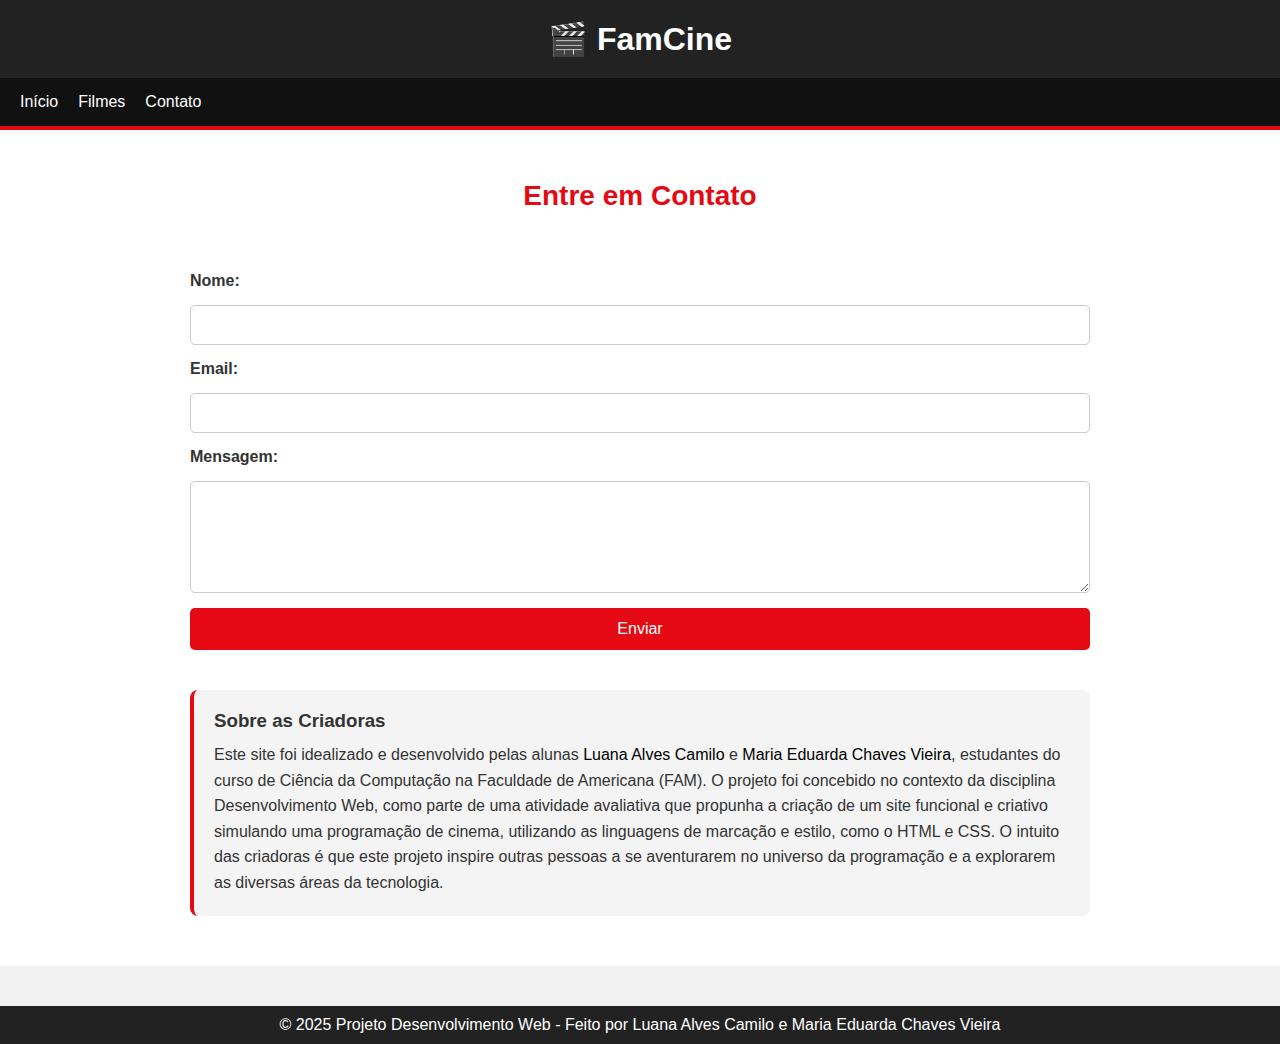
<file: contato.html>
<!DOCTYPE html>
<html lang="pt-br">
<head>
    <meta charset="UTF-8">
    <meta name="viewport" content="width=device-width, initial-scale=1.0">
    <title>Projeto - FamCine</title>
    <link rel="stylesheet" href="style-contato.css">
</head>
<body>
    <header>
     <h1>🎬 FamCine</h1>
    </header>

    <nav class="navbar">
     <button class="menu-menor" id="menu-menor">☰</button>
     <ul class="nav-links" id="nav-links">
       <li><a href="inicio.html">Início</a></li>
       <li><a href="filmes.html">Filmes</a></li>
       <li><a href="#">Contato</a></li>
     </ul>
    </nav>  

    <section class="contato">
    <div class="contato-container">
     <h2>Entre em Contato</h2>
    
     <form class="formulario-contato" action="#" method="post">
      <label for="nome">Nome:</label>
      <input type="text" id="nome" name="nome" required>

      <label for="email">Email:</label>
      <input type="email" id="email" name="email" required>

      <label for="mensagem">Mensagem:</label>
      <textarea id="mensagem" name="mensagem" rows="5" required></textarea>

      <button type="submit">Enviar</button>
     </form>

     <div class="criadores">
      <h3>Sobre as Criadoras</h3>
      <p>Este site foi idealizado e desenvolvido pelas alunas <a target="_blank" href="https://github.com/luanacamilo">Luana Alves Camilo</a> e <a target="_blank" href="https://github.com/MChaves-55">Maria Eduarda Chaves Vieira</a>, estudantes do curso de Ciência da Computação na Faculdade de Americana (FAM). 
      O projeto foi concebido no contexto da disciplina Desenvolvimento Web, como parte de uma atividade avaliativa que propunha a criação de um site funcional e criativo simulando uma programação de cinema, utilizando as linguagens de marcação e estilo, como o HTML e CSS.
      O intuito das criadoras é que este projeto inspire outras pessoas a se aventurarem no universo da programação e a explorarem as diversas áreas da tecnologia.</p>
     </div>
    </div>
    </section>

  <footer>
    <p>&copy; 2025 Projeto Desenvolvimento Web - Feito por 
      <a class="github" href="https://github.com/luanacamilo" target="_blank">Luana Alves Camilo</a> e 
      <a class="github" href="https://github.com/MChaves-55" target="_blank">Maria Eduarda Chaves Vieira</a>
    </p>
  </footer>

   <script>
    const toggle = document.getElementById('menu-menor');
    const navLinks = document.getElementById('nav-links');

    toggle.addEventListener('click', () => {
     navLinks.classList.toggle('active');
    });
  </script>
    
</body>
</html>
</file>
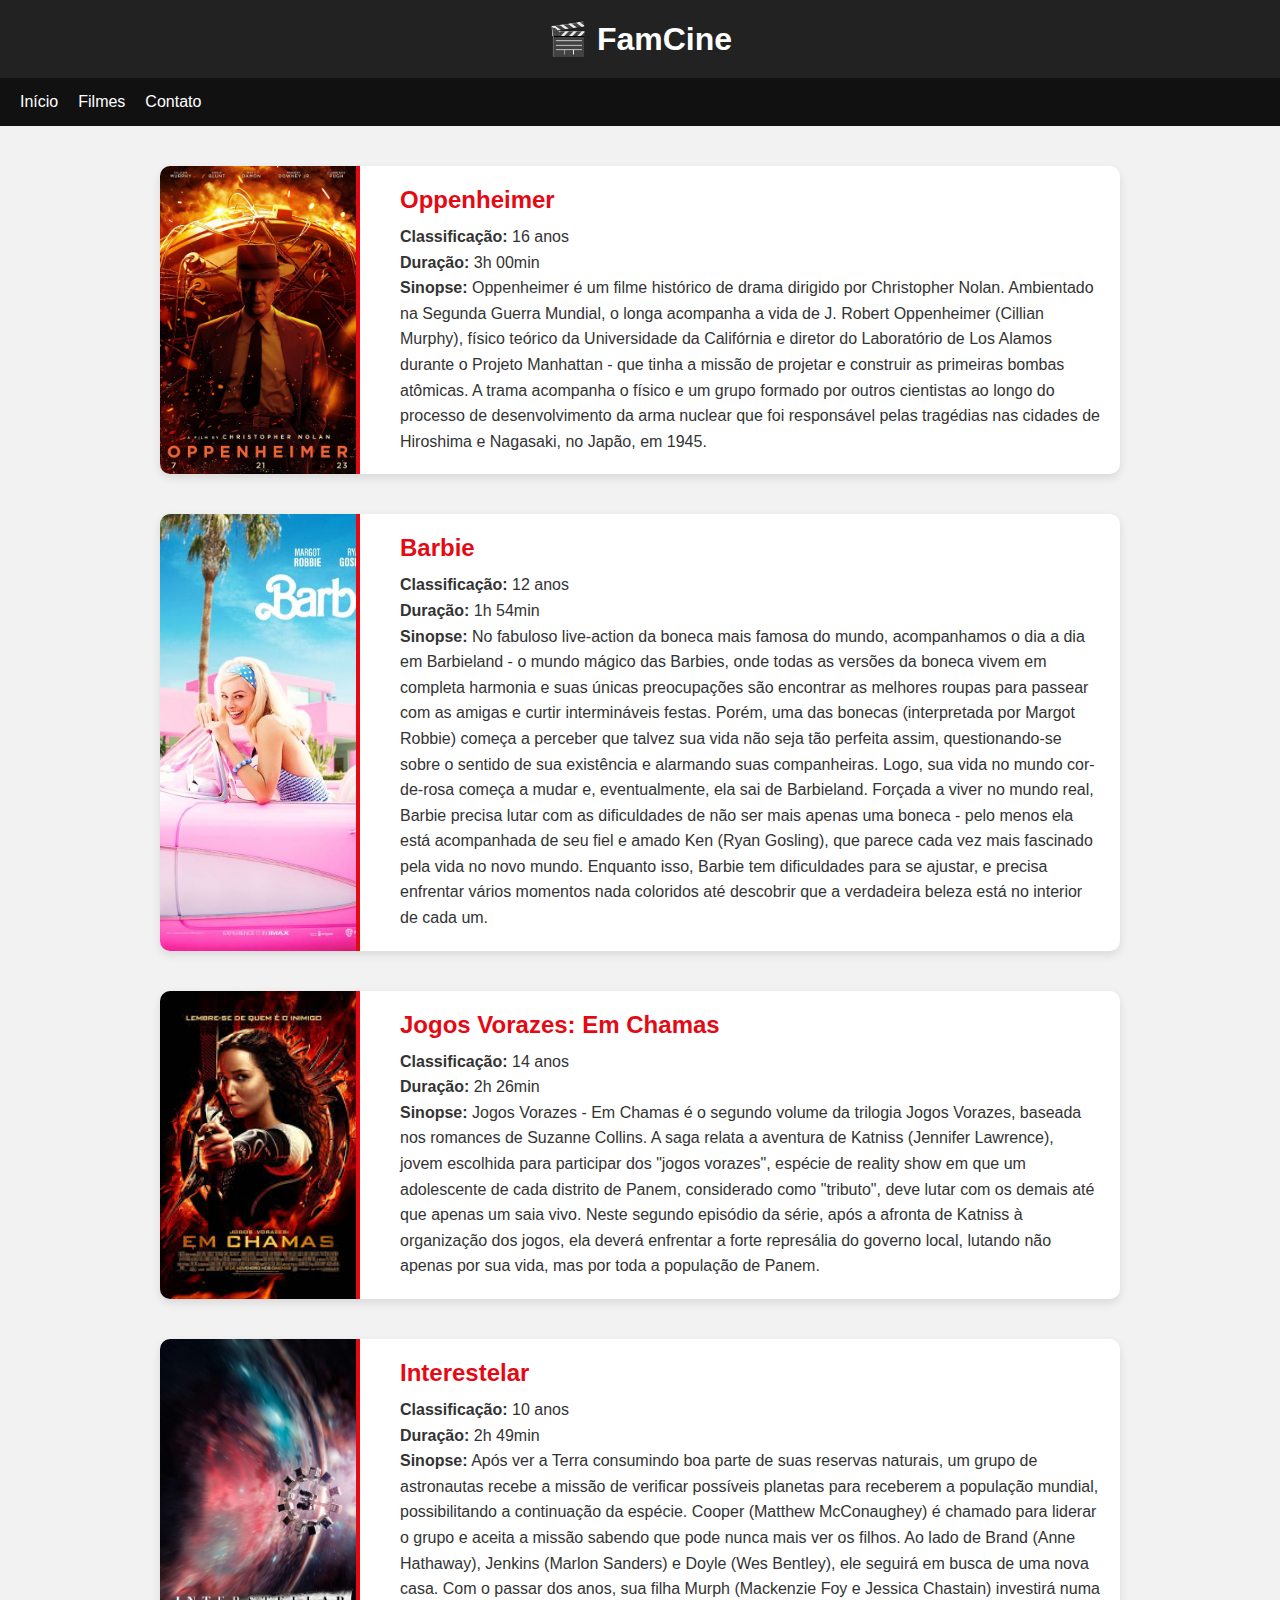
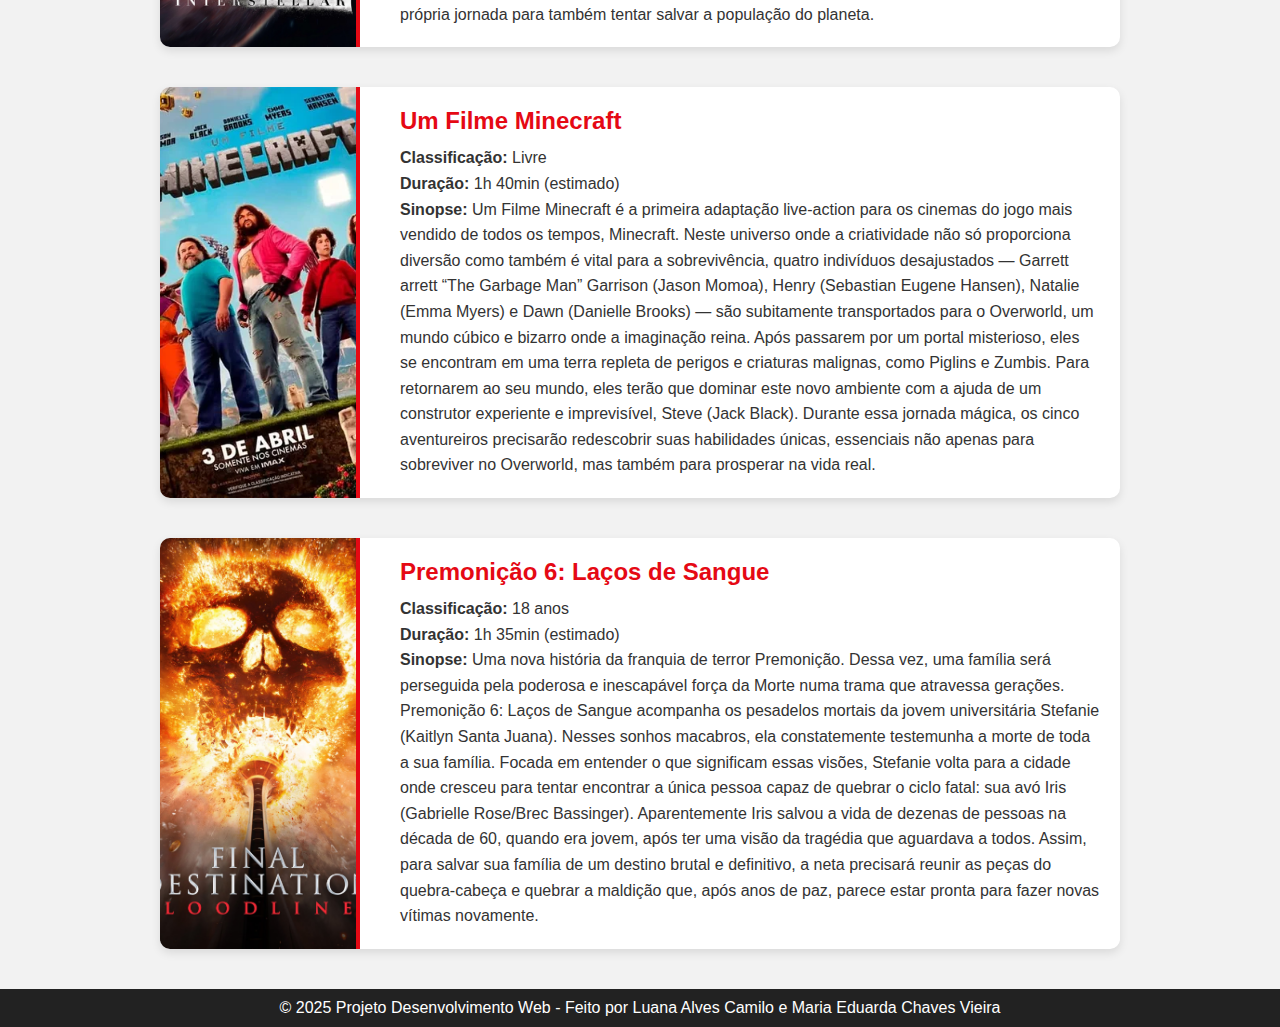
<file: filmes.html>
<!DOCTYPE html>
<html lang="pt-br">
<head>
    <meta charset="UTF-8">
    <meta name="viewport" content="width=device-width, initial-scale=1.0">
    <title>Projeto - FamCine</title>
    <link rel="stylesheet" href="style-filmes.css">
</head>
<body>
 <header>
    <h1>🎬 FamCine</h1>
  </header>

  <nav class="navbar">
    <button class="menu-menor" id="menu-menor">☰</button>
    <ul class="nav-links" id="nav-links">
      <li><a href="inicio.html">Início</a></li>
      <li><a href="#">Filmes</a></li>
      <li><a href="contato.html">Contato</a></li>
    </ul>
  </nav>  
  <main class="filmes-detalhes-container">

    <section class="filme-detalhe">
      <img src="imagens/71xDtUSyAKL.jpg" alt="Oppenheimer">
      <div>
        <h2>Oppenheimer</h2>
        <p><strong>Classificação:</strong> 16 anos</p>
        <p><strong>Duração:</strong> 3h 00min</p>
        <p><strong>Sinopse:</strong> Oppenheimer é um filme histórico de drama dirigido por Christopher Nolan. Ambientado na Segunda Guerra Mundial, o longa acompanha a vida de J. Robert Oppenheimer (Cillian Murphy), físico teórico da Universidade da Califórnia e diretor do Laboratório de Los Alamos durante o Projeto Manhattan - que tinha a missão de projetar e construir as primeiras bombas atômicas. A trama acompanha o físico e um grupo formado por outros cientistas ao longo do processo de desenvolvimento da arma nuclear que foi responsável pelas tragédias nas cidades de Hiroshima e Nagasaki, no Japão, em 1945.</p>
      </div>
    </section>

    <section class="filme-detalhe">
      <img src="imagens/cartaz-filme-barbie.jpeg" alt="Barbie">
      <div>
        <h2>Barbie</h2>
        <p><strong>Classificação:</strong> 12 anos</p>
        <p><strong>Duração:</strong> 1h 54min</p>
        <p><strong>Sinopse:</strong> No fabuloso live-action da boneca mais famosa do mundo, acompanhamos o dia a dia em Barbieland - o mundo mágico das Barbies, onde todas as versões da boneca vivem em completa harmonia e suas únicas preocupações são encontrar as melhores roupas para passear com as amigas e curtir intermináveis festas. Porém, uma das bonecas (interpretada por Margot Robbie) começa a perceber que talvez sua vida não seja tão perfeita assim, questionando-se sobre o sentido de sua existência e alarmando suas companheiras. Logo, sua vida no mundo cor-de-rosa começa a mudar e, eventualmente, ela sai de Barbieland. Forçada a viver no mundo real, Barbie precisa lutar com as dificuldades de não ser mais apenas uma boneca - pelo menos ela está acompanhada de seu fiel e amado Ken (Ryan Gosling), que parece cada vez mais fascinado pela vida no novo mundo. Enquanto isso, Barbie tem dificuldades para se ajustar, e precisa enfrentar vários momentos nada coloridos até descobrir que a verdadeira beleza está no interior de cada um.<p>
      </div>
    </section>

    <section class="filme-detalhe">
      <img src="imagens/jogos-vorazes.jpeg" alt="Jogos Vorazes - Em Chamas">
      <div>
        <h2>Jogos Vorazes: Em Chamas</h2>
        <p><strong>Classificação:</strong> 14 anos</p>
        <p><strong>Duração:</strong> 2h 26min</p>
        <p><strong>Sinopse:</strong> Jogos Vorazes - Em Chamas é o segundo volume da trilogia Jogos Vorazes, baseada nos romances de Suzanne Collins. A saga relata a aventura de Katniss (Jennifer Lawrence), jovem escolhida para participar dos "jogos vorazes", espécie de reality show em que um adolescente de cada distrito de Panem, considerado como "tributo", deve lutar com os demais até que apenas um saia vivo. Neste segundo episódio da série, após a afronta de Katniss à organização dos jogos, ela deverá enfrentar a forte represália do governo local, lutando não apenas por sua vida, mas por toda a população de Panem.</p>
      </div>
    </section>

 
    <section class="filme-detalhe">
      <img src="imagens/pos-01875-85bc65a11d5aeb4efe17181254764753-480-0.jpg" alt="Interestelar">
      <div>
        <h2>Interestelar</h2>
        <p><strong>Classificação:</strong> 10 anos</p>
        <p><strong>Duração:</strong> 2h 49min</p>
        <p><strong>Sinopse:</strong> Após ver a Terra consumindo boa parte de suas reservas naturais, um grupo de astronautas recebe a missão de verificar possíveis planetas para receberem a população mundial, possibilitando a continuação da espécie. Cooper (Matthew McConaughey) é chamado para liderar o grupo e aceita a missão sabendo que pode nunca mais ver os filhos. Ao lado de Brand (Anne Hathaway), Jenkins (Marlon Sanders) e Doyle (Wes Bentley), ele seguirá em busca de uma nova casa. Com o passar dos anos, sua filha Murph (Mackenzie Foy e Jessica Chastain) investirá numa própria jornada para também tentar salvar a população do planeta.</p>
      </div>
    </section>
    
    <section class="filme-detalhe">
      <img src="imagens/um-filme-minecraft-posterportrait.webp" alt="Minecraft: O Filme">
      <div>
        <h2>Um Filme Minecraft</h2>
        <p><strong>Classificação:</strong> Livre</p>
        <p><strong>Duração:</strong> 1h 40min (estimado)</p>
        <p><strong>Sinopse:</strong> Um Filme Minecraft é a primeira adaptação live-action para os cinemas do jogo mais vendido de todos os tempos, Minecraft. Neste universo onde a criatividade não só proporciona diversão como também é vital para a sobrevivência, quatro indivíduos desajustados — Garrett arrett “The Garbage Man” Garrison (Jason Momoa), Henry (Sebastian Eugene Hansen), Natalie (Emma Myers) e Dawn (Danielle Brooks) — são subitamente transportados para o Overworld, um mundo cúbico e bizarro onde a imaginação reina. Após passarem por um portal misterioso, eles se encontram em uma terra repleta de perigos e criaturas malignas, como Piglins e Zumbis. Para retornarem ao seu mundo, eles terão que dominar este novo ambiente com a ajuda de um construtor experiente e imprevisível, Steve (Jack Black). Durante essa jornada mágica, os cinco aventureiros precisarão redescobrir suas habilidades únicas, essenciais não apenas para sobreviver no Overworld, mas também para prosperar na vida real.</p>
      </div>
    </section>

    <section class="filme-detalhe">
      <img src="imagens/images.jpeg" alt="Premonição 6">
      <div>
        <h2>Premonição 6: Laços de Sangue</h2>
        <p><strong>Classificação:</strong> 18 anos</p>
        <p><strong>Duração:</strong> 1h 35min (estimado)</p>
        <p><strong>Sinopse:</strong> Uma nova história da franquia de terror Premonição. Dessa vez, uma família será perseguida pela poderosa e inescapável força da Morte numa trama que atravessa gerações. Premonição 6: Laços de Sangue acompanha os pesadelos mortais da jovem universitária Stefanie (Kaitlyn Santa Juana). Nesses sonhos macabros, ela constatemente testemunha a morte de toda a sua família. Focada em entender o que significam essas visões, Stefanie volta para a cidade onde cresceu para tentar encontrar a única pessoa capaz de quebrar o ciclo fatal: sua avó Iris (Gabrielle Rose/Brec Bassinger). Aparentemente Iris salvou a vida de dezenas de pessoas na década de 60, quando era jovem, após ter uma visão da tragédia que aguardava a todos. Assim, para salvar sua família de um destino brutal e definitivo, a neta precisará reunir as peças do quebra-cabeça e quebrar a maldição que, após anos de paz, parece estar pronta para fazer novas vítimas novamente.</p>
      </div>
    </section>
  </main>

  <footer>
    <p>&copy; 2025 Projeto Desenvolvimento Web - Feito por 
      <a class="github" href="https://github.com/luanacamilo" target="_blank">Luana Alves Camilo</a> e 
      <a class="github" href="https://github.com/MChaves-55" target="_blank">Maria Eduarda Chaves Vieira</a>
    </p>
  </footer>

   <script>
    const toggle = document.getElementById('menu-menor');
    const navLinks = document.getElementById('nav-links');

    toggle.addEventListener('click', () => {
     navLinks.classList.toggle('active');
    });
  </script>
</body>
</html>
</file>
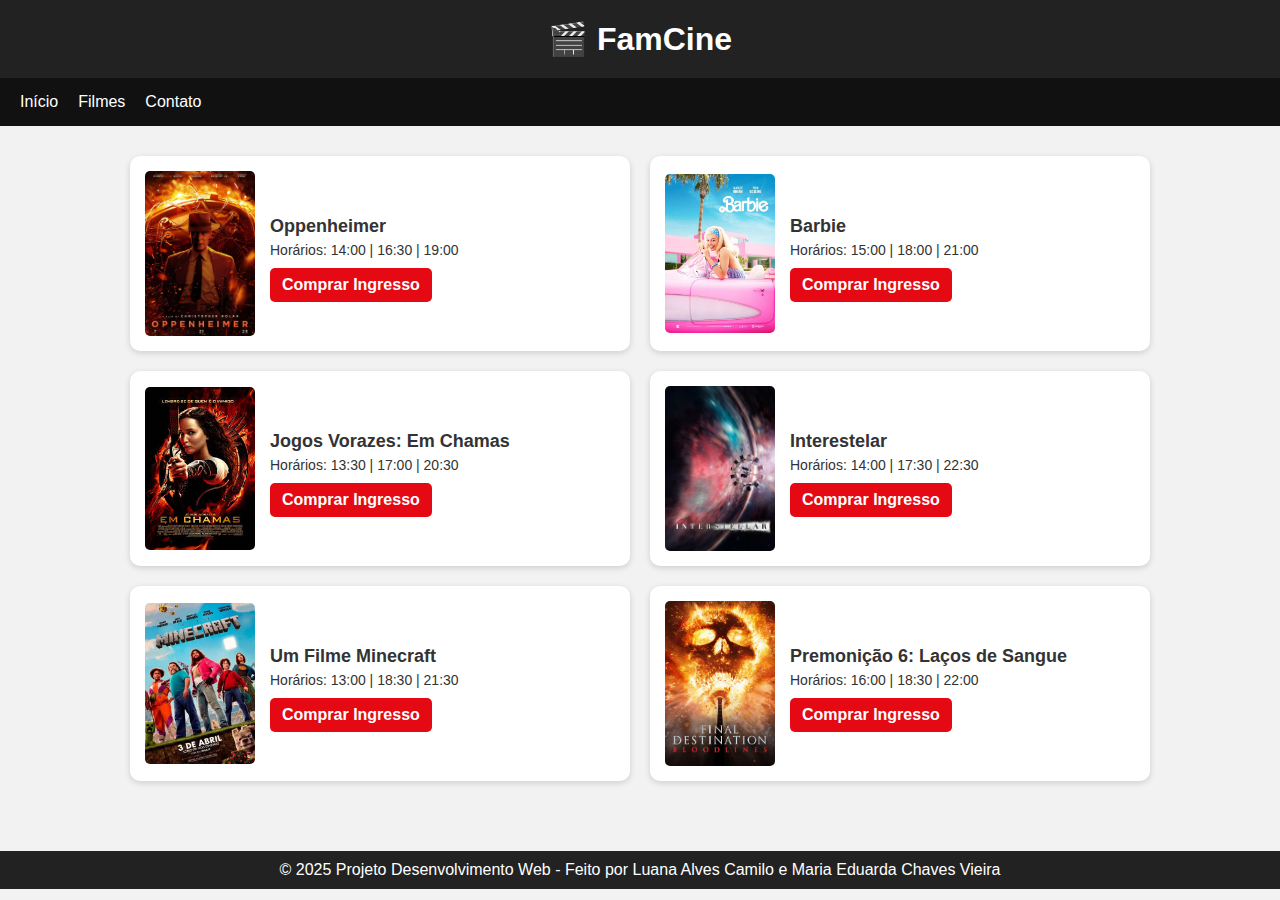
<file: inicio.html>
<!DOCTYPE html>
<html lang="pt-BR">
<head>
  <meta charset="UTF-8"/>
  <meta name="viewport" content="width=device-width, initial-scale=1.0"/>
  <title>Projeto - FamCine</title>
  <link rel="stylesheet" href="style-inicio.css"/>
</head>
<body>
  <header>
    <h1>🎬 FamCine</h1>
  </header>

  <nav class="navbar">
    <button class="menu-menor" id="menu-menor">☰</button>
    <ul class="nav-links" id="nav-links">
      <li><a href="#">Início</a></li>
      <li><a href="filmes.html">Filmes</a></li>
      <li><a href="contato.html">Contato</a></li>
    </ul>
  </nav>

  <main class="filmes-container">
    <div class="filme-card">
      <img src="imagens/71xDtUSyAKL.jpg" alt="Pôster do Filme Oppenheimer">
      <div>
        <h2>Oppenheimer</h2>
        <p>Horários: 14:00 | 16:30 | 19:00</p>
        <a href="#" class="btn">Comprar Ingresso</a>
      </div>
    </div>

    <div class="filme-card">
      <img src="imagens/cartaz-filme-barbie.jpeg" alt="Pôster do Filme Barbie">
      <div>
        <h2>Barbie</h2>
        <p>Horários: 15:00 | 18:00 | 21:00</p>
        <a href="#" class="btn">Comprar Ingresso</a>
      </div>
    </div>

    <div class="filme-card">
      <img src="imagens/jogos-vorazes.jpeg" alt="Pôster do Filme Jogos Vorazes">
      <div>
        <h2>Jogos Vorazes: Em Chamas</h2>
        <p>Horários: 13:30 | 17:00 | 20:30</p>
        <a href="#" class="btn">Comprar Ingresso</a>
      </div>
    </div>

    <div class="filme-card">
      <img src="imagens/pos-01875-85bc65a11d5aeb4efe17181254764753-480-0.jpg" alt="Pôster do Filme Interestelar">
      <div>
        <h2>Interestelar</h2>
        <p>Horários: 14:00 | 17:30 | 22:30</p>
        <a href="#" class="btn">Comprar Ingresso</a>
      </div>
    </div>

    <div class="filme-card">
      <img src="imagens/um-filme-minecraft-posterportrait.webp" alt="Pôster do Filme Minecraft">
      <div>
        <h2>Um Filme Minecraft</h2>
        <p>Horários: 13:00 | 18:30 | 21:30</p>
        <a href="#" class="btn">Comprar Ingresso</a>
      </div>
    </div>

    <div class="filme-card">
      <img src="imagens/images.jpeg" alt="Pôster do Filme Premonição 6">
      <div>
        <h2>Premonição 6: Laços de Sangue</h2>
        <p>Horários: 16:00 | 18:30 | 22:00</p>
        <a href="#" class="btn">Comprar Ingresso</a>
      </div>
    </div>
  </main>

  <footer>
    <p>&copy; 2025 Projeto Desenvolvimento Web - Feito por 
      <a class="github" href="https://github.com/luanacamilo" target="_blank">Luana Alves Camilo</a> e 
      <a class="github" href="https://github.com/MChaves-55" target="_blank">Maria Eduarda Chaves Vieira</a>
    </p>
  </footer>

  <script>
    const toggle = document.getElementById('menu-menor');
    const navLinks = document.getElementById('nav-links');

    toggle.addEventListener('click', () => {
      navLinks.classList.toggle('active');
    });
  </script>
</body>
</html>
</file>
<file: style-contato.css>
* {
  margin: 0;
  padding: 0;
  box-sizing: border-box;
}

body {
  font-family: Arial, sans-serif;
  background-color: #f2f2f2;
  color: #333;
}

header {
  background-color: #222;
  color: white;
  padding: 20px;
  text-align: center;
}

.contato {
  background-color: #fff;
  padding: 50px 20px;
  border-top: 4px solid #e50914;
}

a {
  text-decoration: none;
  color: black;
}

a:hover {
  color: red;
}

.contato-container {
  max-width: 900px;
  margin: 0 auto;
  display: flex;
  flex-direction: column;
  gap: 40px;
}

.contato h2 {
  text-align: center;
  font-size: 28px;
  margin-bottom: 20px;
  color: #e50914;
}

.formulario-contato {
  display: flex;
  flex-direction: column;
  gap: 15px;
}

.formulario-contato label {
  font-weight: bold;
}

.formulario-contato input,
.formulario-contato textarea {
  padding: 10px;
  border-radius: 5px;
  border: 1px solid #ccc;
  font-family: inherit;
  font-size: 16px;
}

.formulario-contato button {
  background-color: #e50914;
  color: white;
  padding: 12px;
  border: none;
  border-radius: 5px;
  font-size: 16px;
  cursor: pointer;
  transition: background 0.3s;
}

.formulario-contato button:hover {
  background-color: #b00610;
}

.criadores {
  background-color: #f4f4f4;
  padding: 20px;
  border-left: 4px solid #e50914;
  border-radius: 8px;
}

.criadores h3 {
  margin-bottom: 10px;
  color: #333;
}

.criadores p {
  font-size: 16px;
  line-height: 1.6;
}

.navbar {
  background-color: #111;
  color: white;
  display: flex;
  align-items: center;
  justify-content: space-between;
  padding: 15px 20px;
  flex-wrap: wrap;
}

.menu-menor {
  display: none;
  font-size: 24px;
  background: none;
  border: none;
  color: white;
  cursor: pointer;
}

.nav-links {
  list-style: none;
  display: flex;
  gap: 20px;
}

.nav-links li a {
  color: white;
  text-decoration: none;
  font-size: 16px;
  transition: color 0.3s;
}

.nav-links li a:hover {
  color: #e50914;
}

/* Footer */
.github {
  text-decoration: none;
  color: white;
}

.github:hover {
  color: rgb(207, 15, 15);
}

footer {
  background-color: #222;
  color: white;
  text-align: center;
  padding: 10px;
  margin-top: 40px;
  position: relative;
  bottom: 0;
  width: 100%;
}



@media (max-width: 768px) {

  .menu-menor {
    display: block;
  }

  .nav-links {
    flex-direction: column;
    width: 100%;
    display: none;
    margin-top: 10px;
  }

  .nav-links.active {
    display: flex;
  }

  .nav-links li {
    padding: 10px 0;
    border-top: 1px solid #333;
  }

  .contato-container {
    padding: 0 10px;
  }

  .formulario-contato {
    width: 100%;
  }
}
</file>
<file: style-filmes.css>
* {
  margin: 0;
  padding: 0;
  box-sizing: border-box;
}

body {
  font-family: Arial, sans-serif;
  background-color: #f2f2f2;
  color: #333;
}

header {
  background-color: #222;
  color: white;
  padding: 20px;
  text-align: center;
}

.filmes-detalhes-container {
  max-width: 1000px;
  margin: 40px auto;
  padding: 0 20px;
  display: flex;
  flex-direction: column;
  gap: 40px;
}

.filme-detalhe {
  background-color: white;
  box-shadow: 0 4px 10px rgba(0,0,0,0.1);
  display: flex;
  flex-direction: row;
  gap: 20px;
  border-radius: 10px;
  overflow: hidden;
  transition: transform 0.3s, box-shadow 0.3s;
}

.filme-detalhe:hover {
  transform: translateY(-5px);
  box-shadow: 0 8px 20px rgba(0,0,0,0.2);
}

.filme-detalhe img {
  width: 200px;
  height: auto;
  object-fit: cover;
  border-right: 4px solid #e50914;
}

.filme-detalhe div {
  padding: 20px;
  flex: 1;
}

.filme-detalhe h2 {
  font-size: 24px;
  margin-bottom: 10px;
  color: #e50914;
}

.filme-detalhe p {
  font-size: 16px;
  line-height: 1.6;
}

/* NavBar */

.navbar {
  background-color: #111;
  color: white;
  display: flex;
  align-items: center;
  justify-content: space-between;
  padding: 15px 20px;
  flex-wrap: wrap;
}

.menu-menor {
  display: none;
  font-size: 24px;
  background: none;
  border: none;
  color: white;
  cursor: pointer;
}

.nav-links {
  list-style: none;
  display: flex;
  gap: 20px;
}

.nav-links li a {
  color: white;
  text-decoration: none;
  font-size: 16px;
  transition: color 0.3s;
}

.nav-links li a:hover {
  color: #e50914;
}

/* Footer */
.github {
  text-decoration: none;
  color: white;
}

.github:hover {
  color: rgb(207, 15, 15);
}

footer {
  background-color: #222;
  color: white;
  text-align: center;
  padding: 10px;
  margin-top: 40px;
  position: relative;
  bottom: 0;
  width: 100%;
}

/* Responsividade do Site */
@media (max-width: 768px) {

    .menu-menor {
    display: block;
  }

  .nav-links {
    flex-direction: column;
    width: 100%;
    display: none;
    margin-top: 10px;
  }

  .nav-links.active {
    display: flex;
  }

  .nav-links li {
    padding: 10px 0;
    border-top: 1px solid #333;
  }

  .filme-detalhe {
    flex-direction: column;
    align-items: center;
    text-align: center;
  }

  .filme-detalhe img {
    width: 100%;
    border-right: none;
    border-bottom: 4px solid #e50914;
  }

  .filme-detalhe div {
    padding: 15px;
  }
}
</file>
<file: style-inicio.css>
* {
  margin: 0;
  padding: 0;
  box-sizing: border-box;
}

body {
  font-family: Arial, sans-serif;
  background-color: #f2f2f2;
  color: #333;
}

header {
  background-color: #222;
  color: white;
  padding: 20px;
  text-align: center;
}

.filmes-container {
  display: flex;
  flex-wrap: wrap;
  justify-content: center;
  padding: 30px;
  gap: 20px;
}

.filme-card {
  background-color: white;
  border-radius: 10px;
  box-shadow: 0 2px 6px rgba(0,0,0,0.15);
  max-width: 500px;
  width: 100%;
  display: flex;
  gap: 15px;
  padding: 15px;
  align-items: center;
  flex-direction: row;
}

.filme-card img {
  border-radius: 5px;
  width: 110px;
  height: auto;
  flex-shrink: 0;
}

.filme-card div {
  flex: 1;
}

.filme-card h2 {
  margin: 10px 0 5px;
  font-size: 18px;
}

.filme-card p {
  font-size: 14px;
  margin-bottom: 10px;
}

.btn {
  display: inline-block;
  background-color: #e50914;
  color: white;
  padding: 8px 12px;
  text-decoration: none;
  border-radius: 5px;
  font-weight: bold;
}

.btn:hover {
  background-color: #b00610;
}

/* NavBar */
.navbar {
  background-color: #111;
  color: white;
  display: flex;
  align-items: center;
  justify-content: space-between;
  padding: 15px 20px;
  flex-wrap: wrap;
}

.menu-menor {
  display: none;
  font-size: 24px;
  background: none;
  border: none;
  color: white;
  cursor: pointer;
}

.nav-links {
  list-style: none;
  display: flex;
  gap: 20px;
}

.nav-links li a {
  color: white;
  text-decoration: none;
  font-size: 16px;
  transition: color 0.3s;
}

.nav-links li a:hover {
  color: #e50914;
}

.github {
  text-decoration: none;
  color: white;
}

.github:hover {
  color: rgb(207, 15, 15);
}

footer {
  background-color: #222;
  color: white;
  text-align: center;
  padding: 10px;
  margin-top: 40px;
  position: relative;
  bottom: 0;
  width: 100%;
}

/* Responsividade */
@media (max-width: 768px) {
  .menu-menor {
    display: block;
  }

  .nav-links {
    flex-direction: column;
    width: 100%;
    display: none;
    margin-top: 10px;
  }

  .nav-links.active {
    display: flex;
  }

  .nav-links li {
    padding: 10px 0;
    border-top: 1px solid #333;
  }

  .filme-card {
    flex-direction: column;
    align-items: flex-start;
    text-align: left;
  }

  .filme-card img {
    width: 100%;
    height: auto;
  }

  .filme-card div {
    width: 100%;
  }
}

@media (max-width: 480px) {
  .filme-card h2 {
    font-size: 16px;
  }

  .filme-card p {
    font-size: 12px;
  }

  .btn {
    padding: 6px 10px;
    font-size: 14px;
  }
}
</file>
